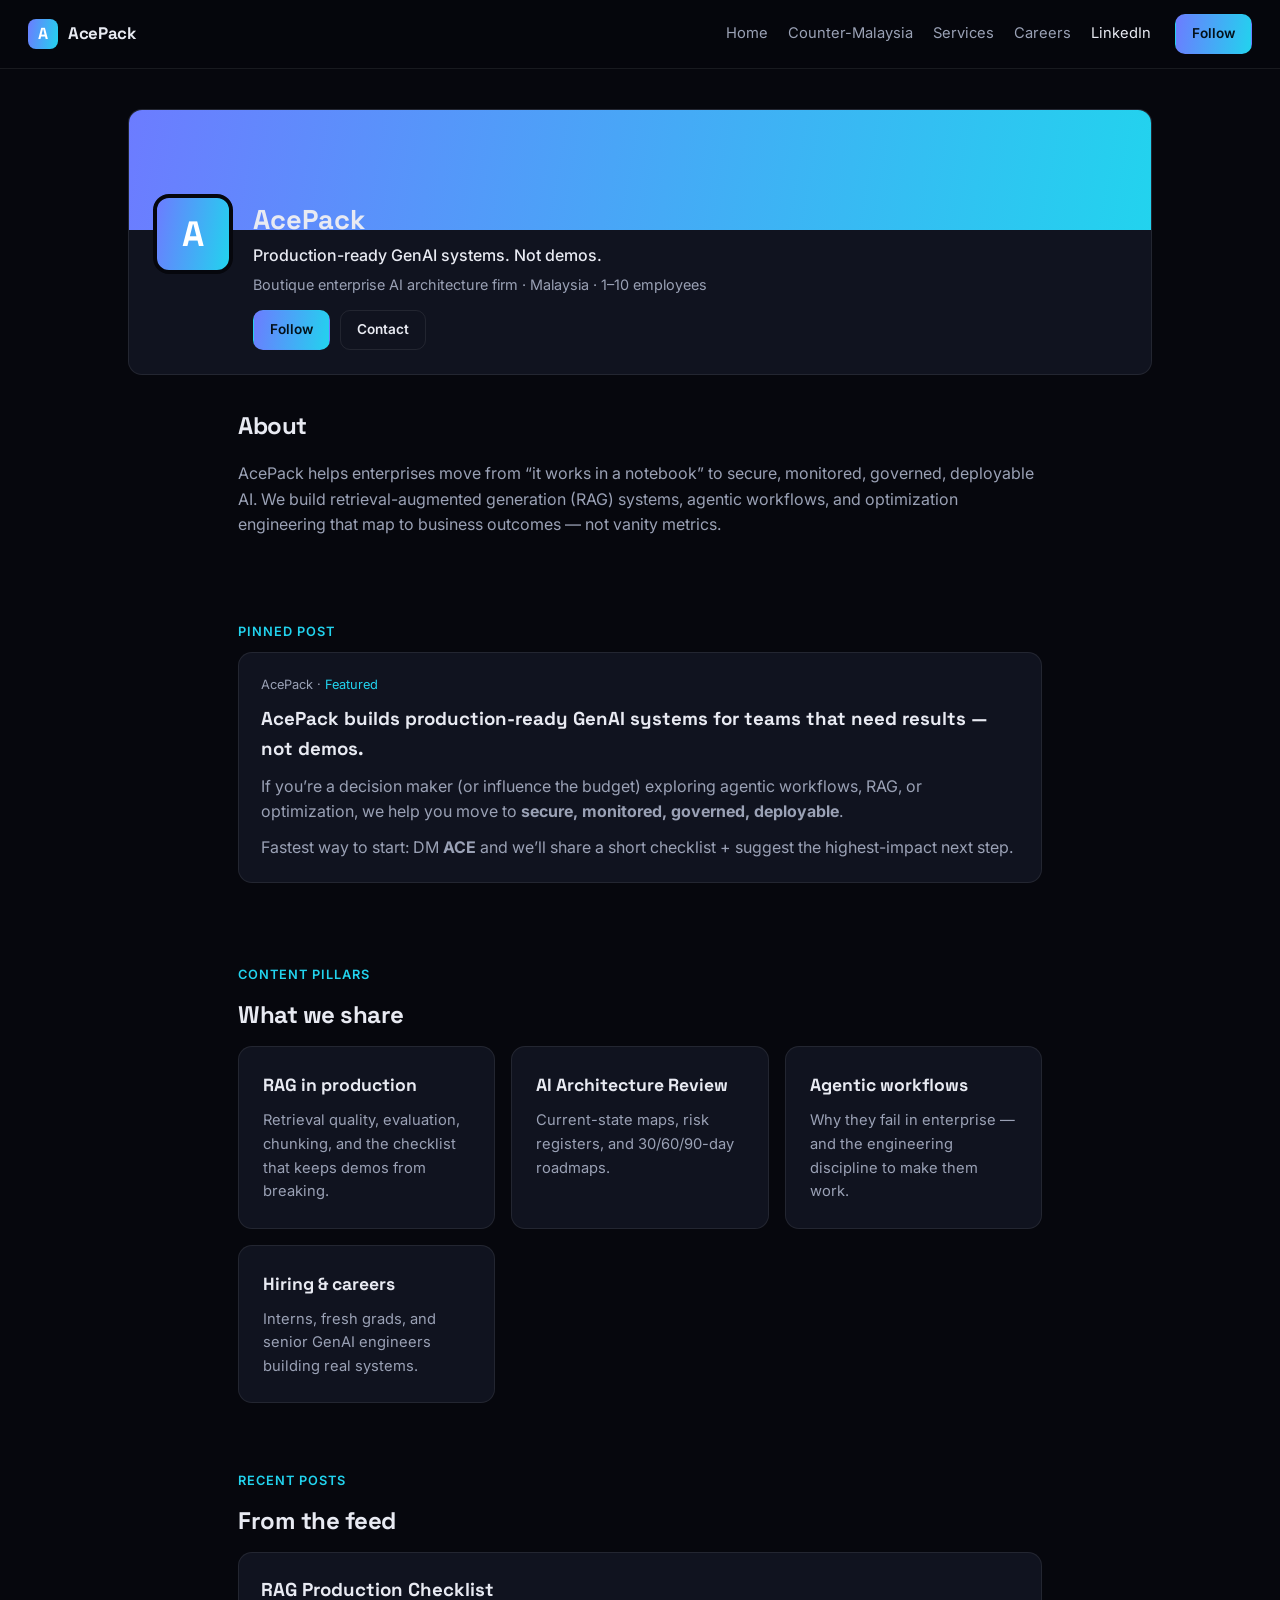
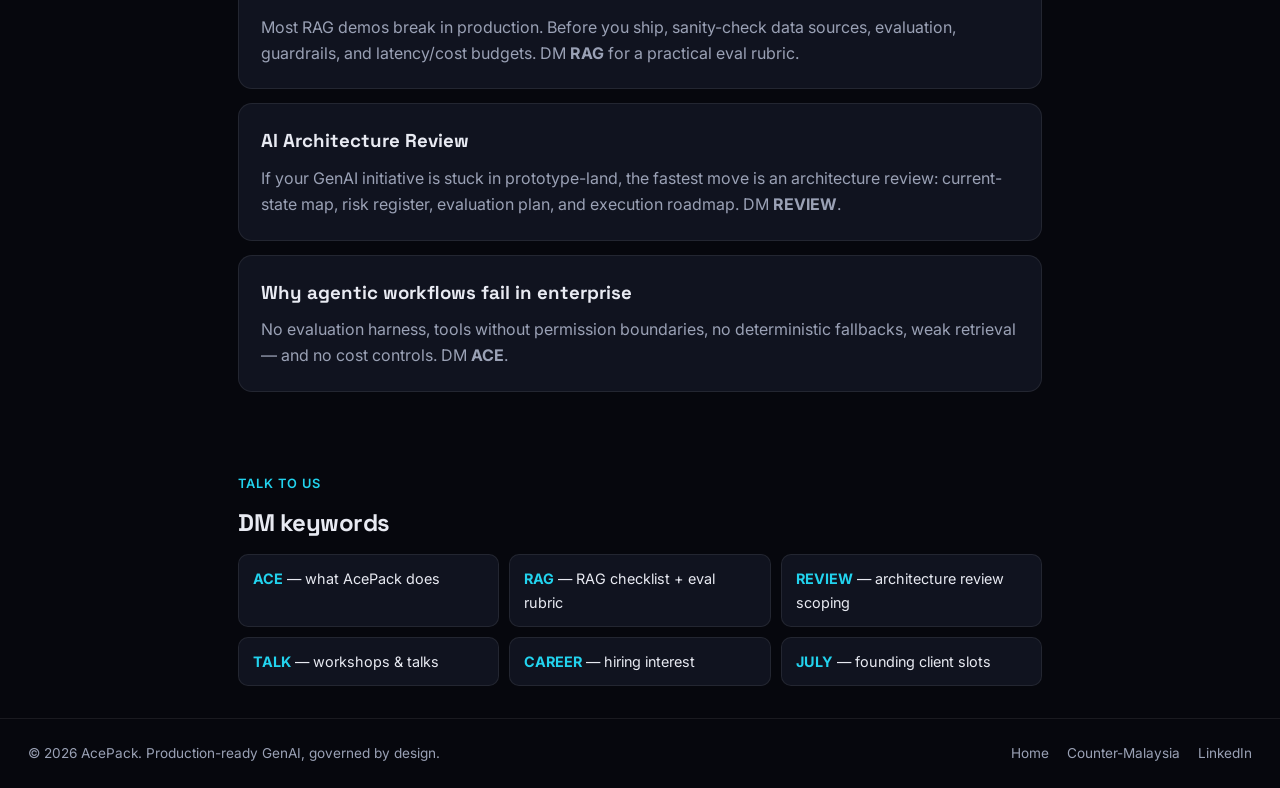
<file: linkedin.html>
<!DOCTYPE html>
<html lang="en">
<head>
  <meta charset="UTF-8" />
  <meta name="viewport" content="width=device-width, initial-scale=1.0" />
  <title>AcePack on LinkedIn — Company Page</title>
  <meta name="description" content="AcePack's LinkedIn presence: production-ready GenAI systems, RAG, agentic workflows, and governance. Follow for architecture reviews, eval guides, and hiring." />
  <link rel="icon" href="data:image/svg+xml,%3Csvg xmlns='http://www.w3.org/2000/svg' viewBox='0 0 32 32'%3E%3Crect width='32' height='32' rx='8' fill='%236C7CFF'/%3E%3Ctext x='16' y='22' font-family='Arial' font-size='18' font-weight='bold' fill='white' text-anchor='middle'%3EA%3C/text%3E%3C/svg%3E" />
  <link rel="preconnect" href="https://fonts.googleapis.com" />
  <link rel="preconnect" href="https://fonts.gstatic.com" crossorigin />
  <link href="https://fonts.googleapis.com/css2?family=Inter:wght@400;500;600;700;800&family=Space+Grotesk:wght@500;600;700&display=swap" rel="stylesheet" />
  <link rel="stylesheet" href="styles.css" />
</head>
<body>
  <header class="nav">
    <a class="brand" href="index.html">
      <span class="brand-mark">A</span>
      <span class="brand-name">AcePack</span>
    </a>
    <nav class="nav-links">
      <a href="index.html">Home</a>
      <a href="index.html#counter">Counter-Malaysia</a>
      <a href="index.html#services">Services</a>
      <a href="index.html#careers">Careers</a>
      <a href="linkedin.html" class="active">LinkedIn</a>
    </nav>
    <a class="btn btn-primary btn-sm" href="https://www.linkedin.com/company/acepack" target="_blank" rel="noopener">Follow</a>
  </header>

  <main>
    <!-- COMPANY PROFILE -->
    <section class="li-hero">
      <div class="li-card">
        <div class="li-banner"></div>
        <div class="li-profile">
          <div class="li-logo">A</div>
          <div class="li-profile-body">
            <h1>AcePack</h1>
            <p class="li-tagline">Production-ready GenAI systems. Not demos.</p>
            <p class="li-meta">Boutique enterprise AI architecture firm · Malaysia · 1–10 employees</p>
            <div class="li-actions">
              <a class="btn btn-primary btn-sm" href="https://www.linkedin.com/company/acepack" target="_blank" rel="noopener">Follow</a>
              <a class="btn btn-ghost btn-sm" href="mailto:hello@acepack.io">Contact</a>
            </div>
          </div>
        </div>
      </div>
    </section>

    <!-- ABOUT -->
    <section class="li-section">
      <h2>About</h2>
      <p>
        AcePack helps enterprises move from “it works in a notebook” to secure, monitored, governed, deployable AI.
        We build retrieval-augmented generation (RAG) systems, agentic workflows, and optimization engineering that map
        to business outcomes — not vanity metrics.
      </p>
    </section>

    <!-- PINNED POST -->
    <section class="li-section">
      <span class="eyebrow">Pinned post</span>
      <div class="li-post">
        <p class="li-post-meta">AcePack · <span>Featured</span></p>
        <h3>AcePack builds production-ready GenAI systems for teams that need results — not demos.</h3>
        <p>
          If you’re a decision maker (or influence the budget) exploring agentic workflows, RAG, or optimization,
          we help you move to <strong>secure, monitored, governed, deployable</strong>.
        </p>
        <p>Fastest way to start: DM <strong>ACE</strong> and we’ll share a short checklist + suggest the highest-impact next step.</p>
      </div>
    </section>

    <!-- WHAT WE SHARE -->
    <section class="li-section">
      <span class="eyebrow">Content pillars</span>
      <h2>What we share</h2>
      <div class="cards">
        <article class="card"><h3>RAG in production</h3><p>Retrieval quality, evaluation, chunking, and the checklist that keeps demos from breaking.</p></article>
        <article class="card"><h3>AI Architecture Review</h3><p>Current-state maps, risk registers, and 30/60/90-day roadmaps.</p></article>
        <article class="card"><h3>Agentic workflows</h3><p>Why they fail in enterprise — and the engineering discipline to make them work.</p></article>
        <article class="card"><h3>Hiring &amp; careers</h3><p>Interns, fresh grads, and senior GenAI engineers building real systems.</p></article>
      </div>
    </section>

    <!-- RECENT POSTS -->
    <section class="li-section">
      <span class="eyebrow">Recent posts</span>
      <h2>From the feed</h2>
      <div class="li-posts">
        <article class="li-post">
          <h3>RAG Production Checklist</h3>
          <p>Most RAG demos break in production. Before you ship, sanity-check data sources, evaluation, guardrails, and latency/cost budgets. DM <strong>RAG</strong> for a practical eval rubric.</p>
        </article>
        <article class="li-post">
          <h3>AI Architecture Review</h3>
          <p>If your GenAI initiative is stuck in prototype-land, the fastest move is an architecture review: current-state map, risk register, evaluation plan, and execution roadmap. DM <strong>REVIEW</strong>.</p>
        </article>
        <article class="li-post">
          <h3>Why agentic workflows fail in enterprise</h3>
          <p>No evaluation harness, tools without permission boundaries, no deterministic fallbacks, weak retrieval — and no cost controls. DM <strong>ACE</strong>.</p>
        </article>
      </div>
    </section>

    <!-- DM KEYWORDS -->
    <section class="li-section">
      <span class="eyebrow">Talk to us</span>
      <h2>DM keywords</h2>
      <div class="kw-grid">
        <span class="kw"><b>ACE</b> — what AcePack does</span>
        <span class="kw"><b>RAG</b> — RAG checklist + eval rubric</span>
        <span class="kw"><b>REVIEW</b> — architecture review scoping</span>
        <span class="kw"><b>TALK</b> — workshops &amp; talks</span>
        <span class="kw"><b>CAREER</b> — hiring interest</span>
        <span class="kw"><b>JULY</b> — founding client slots</span>
      </div>
    </section>
  </main>

  <footer class="footer">
    <span>© <span id="year"></span> AcePack. Production-ready GenAI, governed by design.</span>
    <span class="footer-links">
      <a href="index.html">Home</a>
      <a href="index.html#counter">Counter-Malaysia</a>
      <a href="https://www.linkedin.com/company/acepack" target="_blank" rel="noopener">LinkedIn</a>
    </span>
  </footer>

  <script>document.getElementById('year').textContent = new Date().getFullYear();</script>
</body>
</html>
</file>
<file: styles.css>
:root {
  --bg: #06070d;
  --bg-2: #0b0d17;
  --panel: #10131f;
  --border: rgba(255, 255, 255, 0.08);
  --text: #e8eaf2;
  --muted: #9aa1b5;
  --accent: #6c7cff;
  --accent-2: #22d3ee;
  --grad: linear-gradient(100deg, #6c7cff 0%, #22d3ee 100%);
  --radius: 14px;
}

* { box-sizing: border-box; }

html { scroll-behavior: smooth; }

body {
  margin: 0;
  font-family: 'Inter', system-ui, -apple-system, sans-serif;
  background: var(--bg);
  color: var(--text);
  line-height: 1.6;
  -webkit-font-smoothing: antialiased;
}

h1, h2, h3, .brand-name { font-family: 'Space Grotesk', 'Inter', sans-serif; }

a { color: var(--accent-2); text-decoration: none; }
a:hover { text-decoration: underline; }

/* NAV */
.nav {
  position: sticky;
  top: 0;
  z-index: 1000;
  display: flex;
  align-items: center;
  gap: 24px;
  padding: 14px 28px;
  background: rgba(6, 7, 13, 0.8);
  backdrop-filter: blur(12px);
  border-bottom: 1px solid var(--border);
}
.brand { display: flex; align-items: center; gap: 10px; color: var(--text); font-weight: 700; }
.brand:hover { text-decoration: none; }
.brand-mark {
  width: 30px; height: 30px;
  display: grid; place-items: center;
  background: var(--grad);
  border-radius: 8px;
  font-family: 'Space Grotesk', sans-serif;
  font-weight: 700;
  color: #fff;
}
.brand-name { font-size: 1.05rem; letter-spacing: -0.02em; }
.nav-links { display: flex; gap: 20px; margin-left: auto; }
.nav-links a { color: var(--muted); font-size: 0.92rem; }
.nav-links a:hover { color: var(--text); text-decoration: none; }

/* BUTTONS */
.btn {
  display: inline-block;
  padding: 12px 22px;
  border-radius: 10px;
  font-weight: 600;
  font-size: 0.95rem;
  cursor: pointer;
  transition: transform 0.15s ease, box-shadow 0.15s ease;
  border: 1px solid transparent;
}
.btn:hover { text-decoration: none; transform: translateY(-1px); }
.btn-primary { background: var(--grad); color: #04121a; }
.btn-primary:hover { box-shadow: 0 10px 30px rgba(108, 124, 255, 0.35); }
.btn-ghost { background: transparent; border-color: var(--border); color: var(--text); }
.btn-sm { padding: 8px 16px; font-size: 0.85rem; }

/* HERO */
.hero {
  max-width: 1080px;
  margin: 0 auto;
  padding: 88px 28px 64px;
  text-align: center;
}
.hero-badge {
  display: inline-block;
  padding: 6px 14px;
  border-radius: 999px;
  border: 1px solid var(--border);
  background: var(--panel);
  color: var(--muted);
  font-size: 0.85rem;
  margin-bottom: 24px;
}
.hero h1 {
  font-size: clamp(2.2rem, 6vw, 4rem);
  line-height: 1.08;
  letter-spacing: -0.03em;
  margin: 0 0 20px;
}
.grad { background: var(--grad); -webkit-background-clip: text; background-clip: text; color: transparent; }
.hero-sub { max-width: 640px; margin: 0 auto 32px; color: var(--muted); font-size: 1.08rem; }
.hero-actions { display: flex; gap: 14px; justify-content: center; flex-wrap: wrap; }
.hero-stats {
  display: flex; justify-content: center; gap: 40px; flex-wrap: wrap;
  margin-top: 56px; padding-top: 32px; border-top: 1px solid var(--border);
}
.stat { display: flex; flex-direction: column; gap: 2px; }
.stat strong { font-size: 1.6rem; font-family: 'Space Grotesk', sans-serif; }
.stat span { color: var(--muted); font-size: 0.82rem; }

/* SECTIONS */
.section-head { max-width: 720px; margin: 0 auto 40px; text-align: center; }
.eyebrow {
  display: inline-block;
  font-size: 0.8rem;
  font-weight: 600;
  letter-spacing: 0.08em;
  text-transform: uppercase;
  color: var(--accent-2);
  margin-bottom: 10px;
}
.section-head h2 { font-size: clamp(1.7rem, 4vw, 2.4rem); margin: 0 0 12px; letter-spacing: -0.02em; }
.section-head p { color: var(--muted); }

/* COUNTER */
.counter { padding: 64px 28px; background: var(--bg-2); }
.counter-grid { display: grid; grid-template-columns: 280px 1fr; gap: 20px; max-width: 1080px; margin: 0 auto; align-items: stretch; }
.counter-total {
  background: var(--panel); border: 1px solid var(--border); border-radius: var(--radius);
  padding: 28px; display: flex; flex-direction: column; justify-content: center;
}
.counter-label { color: var(--muted); font-size: 0.9rem; }
.counter-number {
  font-family: 'Space Grotesk', sans-serif;
  font-size: clamp(2.2rem, 5vw, 3.4rem);
  font-weight: 700;
  background: var(--grad); -webkit-background-clip: text; background-clip: text; color: transparent;
  letter-spacing: -0.03em;
}
.counter-note { color: var(--muted); font-size: 0.78rem; margin-top: 10px; }
.counter-map-wrap { position: relative; min-height: 420px; border-radius: var(--radius); overflow: hidden; border: 1px solid var(--border); }
#map { position: absolute; inset: 0; }

.state-list {
  max-width: 1080px; margin: 20px auto 0;
  display: grid; grid-template-columns: repeat(auto-fill, minmax(160px, 1fr)); gap: 10px;
}
.state-chip {
  background: var(--panel); border: 1px solid var(--border); border-radius: 10px;
  padding: 10px 12px; display: flex; justify-content: space-between; align-items: center;
}
.state-chip .nm { font-size: 0.85rem; font-weight: 500; }
.state-chip .ct { font-size: 0.78rem; color: var(--accent-2); font-variant-numeric: tabular-nums; }
.counter-foot { max-width: 1080px; margin: 20px auto 0; color: var(--muted); font-size: 0.8rem; text-align: center; }

/* SERVICES */
.services { padding: 72px 28px; max-width: 1080px; margin: 0 auto; }
.cards { display: grid; grid-template-columns: repeat(auto-fit, minmax(220px, 1fr)); gap: 16px; }
.card {
  background: var(--panel); border: 1px solid var(--border); border-radius: var(--radius);
  padding: 24px; transition: border-color 0.2s ease;
}
.card:hover { border-color: rgba(108, 124, 255, 0.5); }
.card h3 { margin: 0 0 10px; font-size: 1.1rem; }
.card p { margin: 0; color: var(--muted); font-size: 0.92rem; }

/* PROOF */
.proof { padding: 72px 28px; background: var(--bg-2); }
.proof-grid { max-width: 1080px; margin: 0 auto; display: grid; grid-template-columns: repeat(auto-fit, minmax(220px, 1fr)); gap: 16px; }
.proof-item { background: var(--panel); border: 1px solid var(--border); border-radius: var(--radius); padding: 22px; }
.proof-item strong { display: block; margin-bottom: 8px; }
.proof-item p { margin: 0; color: var(--muted); font-size: 0.9rem; }

/* CAREERS */
.careers { padding: 72px 28px; max-width: 1080px; margin: 0 auto; }
.careers-grid { display: grid; grid-template-columns: repeat(auto-fit, minmax(280px, 1fr)); gap: 16px; }
.career { background: var(--panel); border: 1px solid var(--border); border-radius: var(--radius); padding: 24px; }
.career h3 { margin: 0 0 10px; }
.career p { margin: 0; color: var(--muted); }

/* CONTACT */
.contact { padding: 80px 28px; text-align: center; }
.contact h2 { font-size: clamp(1.8rem, 4vw, 2.6rem); margin: 0 0 12px; }
.contact p { color: var(--muted); margin: 0 0 24px; }

/* FOOTER */
.footer {
  display: flex; justify-content: space-between; align-items: center; flex-wrap: wrap; gap: 12px;
  padding: 24px 28px; border-top: 1px solid var(--border); color: var(--muted); font-size: 0.85rem;
}
.footer-links { display: flex; gap: 18px; }
.footer-links a { color: var(--muted); }

/* LEAFLET dark tweaks */
.leaflet-container { background: #0b0d17; font-family: 'Inter', sans-serif; }
.leaflet-popup-content-wrapper, .leaflet-popup-tip { background: #10131f; color: var(--text); }
.leaflet-popup-content-wrapper { border-radius: 10px; }
.leaflet-popup-content { margin: 12px 14px; }
.leaflet-popup-content strong { font-family: 'Space Grotesk', sans-serif; }

@media (max-width: 760px) {
  .nav-links { display: none; }
  .counter-grid { grid-template-columns: 1fr; }
  .hero { padding-top: 56px; }
}

/* LINKEDIN PAGE */
.nav-links a.active { color: var(--text); }
.li-hero { max-width: 1080px; margin: 0 auto; padding: 40px 28px 0; }
.li-card { background: var(--panel); border: 1px solid var(--border); border-radius: var(--radius); overflow: hidden; }
.li-banner { height: 120px; background: var(--grad); }
.li-profile { display: flex; gap: 20px; align-items: flex-start; padding: 0 24px 24px; margin-top: -36px; }
.li-logo {
  width: 80px; height: 80px; border-radius: 16px; flex-shrink: 0;
  display: grid; place-items: center; background: var(--grad);
  font-family: 'Space Grotesk', sans-serif; font-size: 2.2rem; font-weight: 700; color: #fff;
  border: 4px solid var(--bg);
}
.li-profile-body h1 { margin: 4px 0 2px; font-size: 1.7rem; }
.li-tagline { margin: 0 0 4px; color: var(--text); font-weight: 500; }
.li-meta { margin: 0 0 14px; color: var(--muted); font-size: 0.9rem; }
.li-actions { display: flex; gap: 10px; flex-wrap: wrap; }
.li-section { max-width: 860px; margin: 0 auto; padding: 32px 28px; }
.li-section h2 { margin: 0 0 12px; letter-spacing: -0.02em; }
.li-section > p { color: var(--muted); }
.li-post {
  background: var(--panel); border: 1px solid var(--border); border-radius: var(--radius);
  padding: 22px; margin-bottom: 14px;
}
.li-post h3 { margin: 0 0 10px; }
.li-post p { margin: 0 0 10px; color: var(--muted); }
.li-post p:last-child { margin-bottom: 0; }
.li-post-meta { font-size: 0.8rem; color: var(--muted); margin-bottom: 8px !important; }
.li-post-meta span { color: var(--accent-2); }
.li-posts { margin-top: 8px; }
.kw-grid { display: grid; grid-template-columns: repeat(auto-fit, minmax(220px, 1fr)); gap: 10px; }
.kw { background: var(--panel); border: 1px solid var(--border); border-radius: 10px; padding: 12px 14px; font-size: 0.9rem; }
.kw b { color: var(--accent-2); }

@media (max-width: 760px) {
  .li-profile { flex-direction: column; align-items: center; text-align: center; }
  .li-actions { justify-content: center; }
}
</file>
